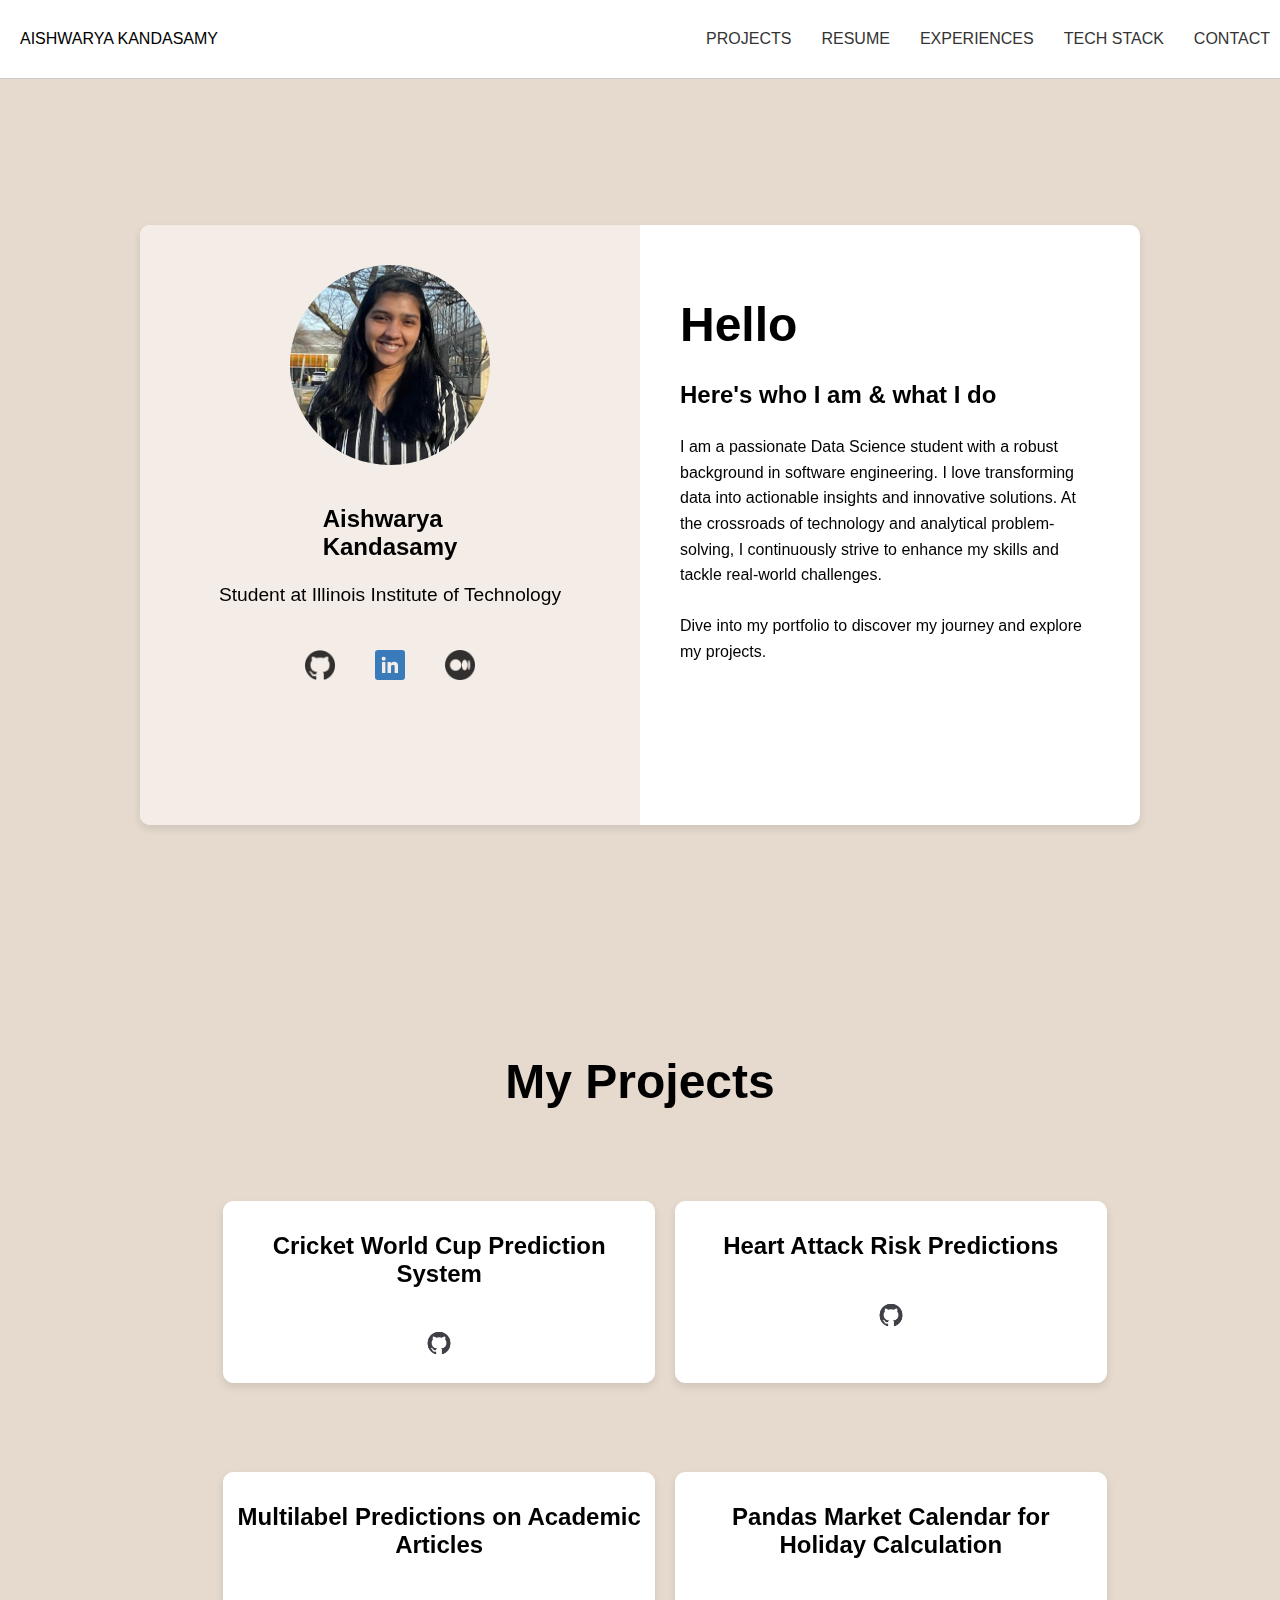
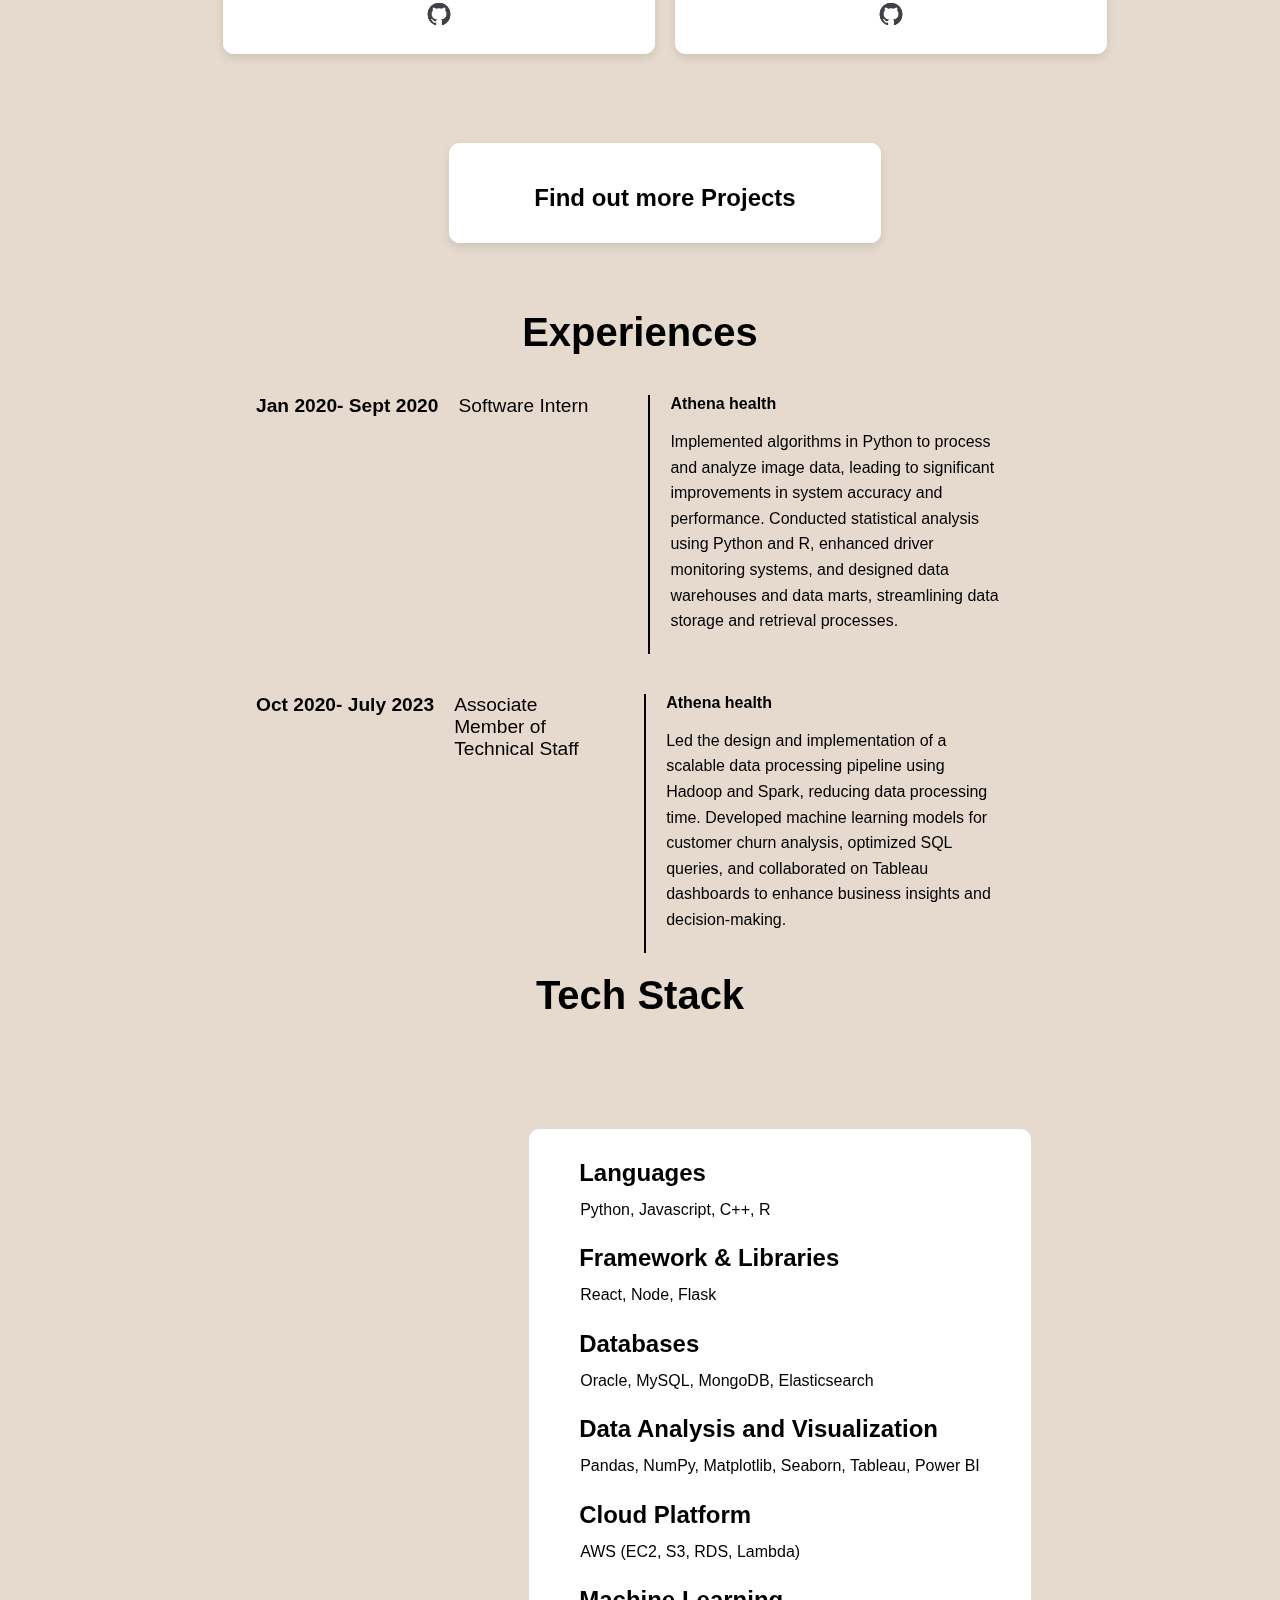
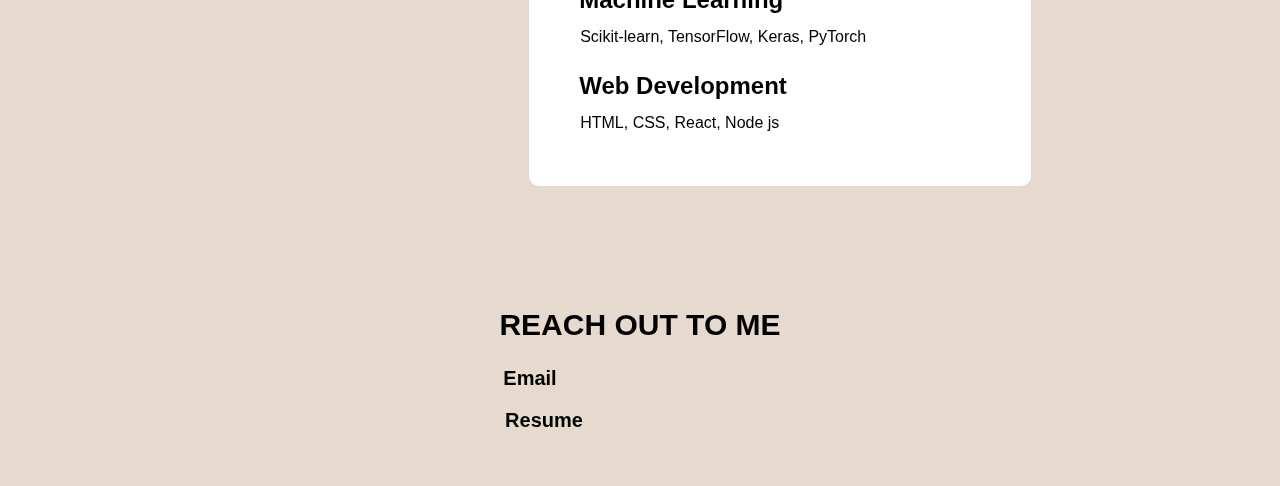
<file: index.html>
<!DOCTYPE html>
<html lang="en">
<head>
    <meta charset="UTF-8">
    <meta name="viewport" content="width=device-width, initial-scale=1.0">
    <title>Aishwarya Kandasamy</title>
    <link rel="stylesheet" href="styles.css">
    <script src="script.js" defer></script>

    <!-- Favicon -->
    <link rel="icon" href="images\favicon-32x32.png" type="image/x-icon">
    <link rel="shortcut icon" href="images\favicon-32x32.png" type="image/x-icon">
</head>
<body>
    <header class="header">
        <div>
            <span>AISHWARYA KANDASAMY</span>
        </div>
        <nav>
            <a href="#projects" id="projects-link">PROJECTS</a>
            <a href="resume/resume.pdf" download="Aishwarya_Kandasamy_Resume">RESUME</a>
            <a href="#experiences" class="experiences-link">EXPERIENCES</a>
            <a href="#technical-skills" class="technical-skill">TECH STACK</a>
            <a href="#contact" class="contact">CONTACT</a>
        </nav>
    </header>

    <div class="container" id="about">
        <div class="card">
            <div class="left-side">
                <div class="profile-picture">
                    <img src="images/profile_picture.jpg" alt="Aishwarya Kandasamy">
                </div>
                <h2 class="author-name">Aishwarya <br>Kandasamy</h2>
                <p class="role">Student at Illinois Institute of Technology</p>
                <div class="social-links">
                    <a href="https://github.com/AishuKS" target="_blank"><img src="images/github_logo.png" alt="GitHub" class="github-icon"></a>
                    <a href="https://www.linkedin.com/in/aishwaryakandasamy/" target="_blank"><img src="images/linkedin.png" alt="LinkedIn" class="github-icon"></a>
                    <a href="https://medium.com/me/stories/public" target="_blank"><img src="images/medium_logo.jpg" alt="Medium" class="github-icon"></a>
                </div>
            </div>
            <div class="right-side">
                <h1>Hello</h1>
                <p class="intro-text">Here's who I am & what I do</p>
                <p id="paragraph1" class="intro-para">
                    I am a passionate Data Science student with a robust background in software engineering. 
                    I love transforming data into actionable insights and innovative solutions. At the crossroads of technology 
                    and analytical problem-solving, I continuously strive to enhance my skills and tackle real-world challenges.
                    <br><br>
                    Dive into my portfolio to discover my journey and explore my projects.
                </p>
            </div>
        </div>
    </div>

    <!-- Placeholder divs for dynamic content -->
    <div id="projects-container"></div>
    <div id="experiences-container"></div>
    <div id="technical-skills-container"></div>
    <div id="contact-container"></div>
</body>
</html>
</file>
<file: styles.css>
body {
    font-family: Arial, sans-serif;
    margin: 0;
    padding: 70px 0 0 0; /* Add top padding to prevent content from being hidden behind the fixed header */
    background-color: #e6dace;
}

.header {
    display: flex;
    justify-content: space-between;
    align-items: center;
    padding: 20px;
    background-color: #fff;
    border-bottom: 1px solid #ccc;
    position: fixed; /* Fix the header at the top */
    width: 100%; /* Ensure the header spans the entire width */
    top: 0;
    z-index: 1000; /* Ensure the header is above other content */
}

.header a {
    text-decoration: none;
    color: #333;
}

.container {
    display: flex;
    justify-content: center;
    align-items: center;
    min-height: 100vh;
}

.card {
    display: flex;
    background-color: #fff;
    border-radius: 10px;
    box-shadow: 0 4px 8px rgba(0,0,0,0.1);
    overflow: hidden;
    width: 80%;
    max-width: 1000px;
    margin-bottom: -10px;
}

.left-side {
    width: 50%;
    padding: 40px;
    display: flex;
    flex-direction: column;
    align-items: center;
    background-color: #f4ece6;
}

nav {
    display: flex;
    gap: 20px; /* Creates space between the links */
}

nav a {
    text-decoration: none;
    color: #333;
    padding: 10px 5px;
    border-radius: 5px;
    transition: background-color 0.3s, color 0.3s;
}

nav a:hover {
    background-color: #d3d3d3; /* Light grey color on hover */
    color: #333; /* Maintain text color on hover */
}

nav a.active {
    background-color: #0056b3;
    color: #fff;
}

.contact {
    padding-right: 30px;
}

.profile-picture {
    width: 200px; 
    height: 200px; 
    border-radius: 50%;
    overflow: hidden;
    margin-bottom: 20px;
    display: flex;
    justify-content: center;
    align-items: center;
    background-color: #ddd; /* Optional: Add a background color */
}

.profile-picture img {
    width: 120%;
    height: 500%;
    object-fit: cover;
    object-position: 47% 70%;/* Center the image */
    border-radius: 50%; /* Ensure the image respects the circular border */
}

.role {
    color: #777;
    margin-bottom: 10px;
}

.social-links {
    display: flex;
    justify-content: center;
    align-items: center;
    position: relative;
    top: -90px;
}

.social-links a {
    display: inline-block;
    margin: 0 10px;
    text-decoration: none;
    color: #333;
    font-size: 1.2rem;
}

.right-side {
    width: 50%;
    padding: 40px;
}

h1 {
    font-size: 3rem;
    font-weight: bold;
    margin-bottom: 20px;
}

.intro-text {
    font-size: 24px; 
    font-weight: bold; 
}

.buttons {
    display: flex; /* Enable flexbox layout */
    justify-content: flex-start; /* Align items to the start (left) */
    margin-bottom: 20px;
    padding-right: 30px;
}

.button {
    background-color: #007bff;
    color: #fff;
    padding: 15px 30px;
    border: none;
    border-radius: 25px;
    font-size: 1rem;
    cursor: pointer;
    margin: 0 10px;
    text-decoration: none;
    text-align: center;
    display: inline-block; /* Add this line */
    margin-right: 5px;
}

.button:hover {
    background-color: #0062cc;
}

p {
    line-height: 1.6;
    margin-bottom: 20px;
}

/* Media query for mobile devices */
@media (max-width: 768px) {
    .header {
        flex-direction: column;
        align-items: flex-start;
    }

    nav {
        flex-direction: column;
        gap: 10px;
    }

    .projects-container {
        padding: 10px;
    }
}

/* PROJECTS */
.project-card-container {
    display: flex;
    flex-wrap: wrap;
    justify-content: center;
    padding-top: 20px;
}

.project-row {
    display: flex;
    flex-wrap: wrap;
    justify-content: center;
    width: 80%; /* Set a width to control the number of projects per row */
    margin-bottom: 1px; /* Add margin between project rows */
    padding-left: 50px;
    padding-bottom: 5px;
}

.project-card {
    width: 40%;
    margin: 10px;
    padding: 10px;
    border: 1px solid #ffffff;
    background-color: #ffffff;
    border-radius: 10px;
    box-shadow: 0 4px 8px rgba(0, 0, 0, 0.1);
    display: flex; /* Add display: flex */
    flex-direction: column; /* Set the direction to column */
    align-items: center; /* Center the items */
}

.project-card a {
    display: block;
    text-align: center;
    margin-top: 10px;
}

.project-card h2 {
    text-align: center; /* Add this to center the project names */
}

.github-icon {
    width: 30px; 
    height: 30px;
    margin: 10px; /* Add some margin around the icon */
    background-color: transparent; /* Ensure the icon background is transparent */
    mix-blend-mode: multiply; /* Use multiply to blend the image with the background */
    opacity: 0.8; /* Adjust the opacity if needed */
    border-radius: 10%;
}

#github-link:link,
#github-link:visited {
    color: black; /* Text color */
    text-decoration: none; /* Removes underline */
}

/* Style for hover effect */
#github-link:hover {
    /* text-decoration: underline; Adds underline on hover */
    color: black; /* Changes text color on hover */
}

/* Style for active (clicked) state */
#github-link:active {
    text-decoration: none; /* Ensures no underline on active */
    color: black; /* Ensures text color doesn't change on active */
}


/*EXPERIENCE*/
.exp-container {
    width: 60%;
    margin: 0 auto;
    padding: 20px;
}

.exp-header {
    text-align: center;
    font-size: 2.5em;
    font-weight: bold;
    margin-bottom: 40px;
    color: black;
}

.experience {
    display: flex;
    flex-direction: column;
    gap: 40px;
}

.experience-item {
    display: flex;
    align-items: flex-start;
}

.date {
    text-align: right;
    font-weight: bold;
    font-size: 1.2em;
    color: black;
}

.role {
    text-align: left;
    font-size: 1.2em;
    color: black;
    margin: 0 20px;
    flex: 0 0 150px;
}
.content {
    flex: 1;
    border-left: 2px solid black;
    padding-left: 20px;
    margin: 0 20px;
}
.company-name {
    font-weight: bold;
    margin-bottom: 10px;
    color: black;
}
.paragraph {
    color: black;
    font-size: 1em;
}


#TECHNICAL_SKILLS

.containers {
    display: flex;
    flex-direction: column;
    align-items: center;
    padding: 50px;
}

.skills-section {
    width: 80%;
    max-width: 1000px;
    /* background-color: #f4f4f4; */
    border-radius: 10px;
    padding-left: 280px;
}

.technical-h1 {
    font-size: 2.5rem;
    margin-bottom: -30px;
    text-align: center;
}

.skills-card {
    display: flex;
    flex-direction: column;
    gap: 1px; /* Adjusted gap to reduce space between divs */
    background-color: #fff;
    border-radius: 10px;
    padding: 50px;
    padding-top: 10px;
    margin-top: 40px;
    /* box-shadow: 0 2px 4px rgba(0, 0, 0, 0.1); */
}

.skills-category h2 {
    font-size: 1.5rem;
    margin-bottom: 10px;
}

.skills-category p {
    font-size: 1rem;
    margin: 1px;
}

.section-header {
    padding-top: 100px; /* Adjust this value based on the height of your header */
    margin-top: -100px; /* This will adjust the scroll position to compensate for the padding */
}

#CONTACT

.contact-center {
    display: flex;
    justify-content: center;
    flex-direction: column;
    align-items: center;
    height: 100vh;
    margin: 0;
    font-family: Arial, sans-serif;
}

.center-content {
    text-align: center;
    margin-bottom: 50px;
}

.center-content h1 {
    font-size: 30px;
    margin-bottom: 20px;
}

.center-content p {
    margin: 10px 0;
}

.center-content a {
    text-decoration: none;
    color: black;
    font-weight: bold;
}

.contact-email{
    padding-right: 220px;
}

.contact-resume{
    padding-right: 192px;
}

.contact-links{
    font-size: 20px;
}

@media (max-width: 620px) {
    
    /* changes made */
    .container {
        display: flex;
        justify-content: center;
        align-items: center;
        min-height: 100vh;
        padding: 20px; /* Add padding to the container */
        box-sizing: border-box;
        padding-top: 245px;
        margin-left: 40px;
    }
    
    .card {
        display: flex;
        background-color: #fff;
        border-radius: 10px;
        box-shadow: 0 4px 8px rgba(0,0,0,0.1);
        overflow: hidden;
        width: 80%;
        max-width: 1000px;
        /* margin: 20px 0; */
        flex-direction: row;
        margin-right: 45px;
    }
    
    .left-side, .right-side {
        width: 50%;
        padding: 40px;
    }
    
    .left-side {
        display: flex;
        flex-direction: column;
        align-items: center;
        background-color: #f4ece6;
        padding: 500px;
    }
    
    /* changes made */
    .profile-picture {
        width: 200px;
        height: 200px;
        border-radius: 50%;
        overflow: hidden;
        margin-bottom: 20px;
        display: flex;
        justify-content: center;
        align-items: center;
        background-color: #ddd;
        margin-right: 35px;
    }
    
    .profile-picture img {
        width: 120%;
        height: 500%;
        object-fit: cover;
        object-position: 47% 70%;
        border-radius: 50%;
    }
    
    /* changes made */
    .author-name{
        padding-right: 40px;
    }

    /* changes made */
    .role {
        color: #777;
        margin-bottom: 20px;
        padding-right: 10px;
    }
    
    /* changes made */
    .social-links {
        display: flex;
        justify-content: center;
        align-items: center;
        position: relative;
        top: -90px;
        margin-right: 30px;
        margin-top: 40px;
    }
    
    .social-links a {
        display: inline-block;
        margin: 0 10px;
        text-decoration: none;
        color: #333;
        font-size: 1.2rem;
    }
    
    .right-side {
        /* padding: 40px; */
        margin-left: -10px;
    }
    
    h1 {
        font-size: 3rem;
        font-weight: bold;
        margin-bottom: 20px;
    }
    
    .intro-text {
        font-size: 24px;
        font-weight: bold;
    }
    
    .buttons {
        display: flex;
        justify-content: flex-start;
        margin-bottom: 20px;
        padding-right: 30px;
    }
    
    .button {
        background-color: #007bff;
        color: #fff;
        padding: 15px 30px;
        border: none;
        border-radius: 25px;
        font-size: 1rem;
        cursor: pointer;
        margin: 0 10px;
        text-decoration: none;
        text-align: center;
        display: inline-block;
        margin-right: 5px;
    }
    
    .button:hover {
        background-color: #0062cc;
    }
    
    p {
        line-height: 1.6;
        margin-bottom: 20px;
    }
    
    /* changes made */
    .intro-para{
        padding-right: 30px;
    }

    .card {
        flex-direction: column;
    }

    .left-side, .right-side {
        width: 100%;
        padding: 20px;
    }

    .projects-container {
        padding: 10px;
    }

    span{
        font-size: 20px;
        font-weight: bold;
    }

    nav {
        flex-direction: column;
        gap: 10px;
        margin-top: 10px;
    }
    
    /* changes made */
    .projects-header{
        margin-right: 20px;
    }

    .project-card-container {
        display: flex;
        flex-wrap: wrap;
        justify-content: center;
        padding-top: 20px;
    }
    
    /* changes made */
    .project-row {
        display: flex;
        flex-wrap: wrap;
        justify-content: center;
        width: 80%;
        margin-bottom: 1px;
        padding-right: 50px;
        padding-bottom: 5px;
    }
    
    /* changes made */
    .project-card {
        width: 40%;
        margin-right: 40px;
        padding-left: 40px;
        padding-right: 40px;
        border: 1px solid #ffffff;
        background-color: #ffffff;
        border-radius: 10px;
        box-shadow: 0 4px 8px rgba(0, 0, 0, 0.1);
        display: flex;
        flex-direction: column;
        align-items: center;

    }

    /* changes made */
    .exp-container {
        width: 60%;
        margin: 0 auto;
        padding-left: 70px;

    }
    
    /* change made */
    .exp-header {
        text-align: center;
        font-size: 2.5em;
        font-weight: bold;
        margin-bottom: 40px;
        color: black;
        margin-right: 70px;
    }
    
    .experience {
        display: flex;
        flex-direction: column;
        gap: 40px;
    }
    
    .experience-item {
        display: flex;
        align-items: flex-start;
        flex-wrap: wrap;
    }
    
    /* changes made */
    .date {
        text-align: right;
        font-weight: bold;
        font-size: 1.2em;
        color: black;
        flex: 0 0 100px; /* Add flex property */
        padding-right: 80px;
    }
    
    /* changes made */
    .role {
        text-align: left;
        font-size: 1.2em;
        color: black;
        /* margin: 0 20px; */
        flex: 0 0 150px;
        margin-top: 20px;
        margin-left: 14px;

    }
    
    /* changes made */
    .content {
        flex: 1;
        padding-right: 30px;
        margin-left: 15px;
        margin-right: 50px;
        /* margin: 0 20px; */
    }
    
    /* changes made */
    .skills-section {
        width: 80%;
        max-width: 1000px;
        border-radius: 10px;
        padding-left: 280px;
        margin-top: 1px;
    }
    
    /* changes made */
    .technical-h1 {
        font-size: 2.5rem;
        margin-bottom: -250px;
        text-align: center;
        margin-right: 10px;
    }
    
    /* changes made */
    .skills-card {
        display: flex;
        flex-direction: column;
        gap: 1px;
        background-color: #fff;
        border-radius: 10px;
        /* padding: 50px; */
        padding-top: 10px;
        margin-right: 250px;
    }
    
    /* changes made */
    .center-content {
        text-align: center;
        margin-bottom: 50px;
        margin-left: 15px;
    }
}

@media (max-width: 480px) {
    .intro-text {
        font-size: 24px; 
        font-weight: bold; 
        padding-left: 4px;
    }
}

@media (min-width: 621px) and (max-width: 769px) {
    
    span{
        font-size: 20px;
        font-weight: bold;
    }

    .card {
        display: flex;
        background-color: #fff;
        border-radius: 10px;
        box-shadow: 0 4px 8px rgba(0,0,0,0.1);
        overflow: hidden;
        width: 80%;
        max-width: 1000px;
        margin-bottom: -10px;
        margin-top: 200px;
        margin-left: 140px;
    }

    .role {
        color: #0b0b0b;
        margin-bottom: 10px;
        padding-left: 10px;
    }

    .social-links {
        display: flex;
        justify-content: center;
        align-items: center;
        position: relative;
        margin-top: 60px;
    }

    .projects-header{
        margin-left: 180px;
    }

    .project-row {
        display: flex;
        flex-wrap: wrap;
        justify-content: center;
        width: 80%; /* Set a width to control the number of projects per row */
        margin-bottom: 1px; /* Add margin between project rows */
        padding-left: 150px;
        padding-bottom: 5px;
    }

    .exp-container {
        width: 60%;
        margin: 0 auto;
        padding: 20px;
        margin-right: 45px;
    }
    
    .exp-header {
        text-align: center;
        font-size: 2.5em;
        font-weight: bold;
        margin-bottom: 40px;
        color: black;
    }
    
    .experience {
        display: flex;
        flex-direction: column;
        gap: 40px;
    }
    
    .experience-item {
        display: flex;
        flex-wrap: wrap; /* Allow wrapping */
        align-items: flex-start;
    }
    
    .date {
        text-align: right;
        font-weight: bold;
        font-size: 1.2em;
        color: black;
        flex: 1 1 150px; /* Allow date to grow and shrink */
        min-width: 150px; /* Set a minimum width */
    }
    
    .role {
        text-align: left;
        font-size: 1.2em;
        color: black;
        margin-bottom: 5px;
        flex: 1 1 150px; /* Allow role to grow and shrink */
        min-width: 150px; /* Set a minimum width */
    }
    
    .content {
        flex: 2 1 300px; /* Allow content to grow and shrink, taking more space */
        border-left: 2px solid black;
        padding-left: 20px;
        margin-left: 10px;
        margin-top: 15px;
    }
    
    .company-name {
        font-weight: bold;
        margin-bottom: 10px;
        color: black;
    }
    
    .paragraph {
        color: black;
        font-size: 1em;
    }
    
    .technical-h1 {
        font-size: 2.5rem;
        margin-bottom: -30px;
        text-align: center;
        margin-left: 120px;
        margin-top: -20px;
        margin-bottom: -150px;
    }

    .skills-card {
        display: flex;
        flex-direction: column;
        gap: 1px; /* Adjusted gap to reduce space between divs */
        background-color: #fff;
        border-radius: 10px;
        padding-top: 10px;
        margin-right: 20px;
        margin-left: -230px;
        /* box-shadow: 0 2px 4px rgba(0, 0, 0, 0.1); */
    }

    .center-content {
        text-align: center;
        margin-bottom: 50px;
        margin-top: -120px;
        margin-right: 20px;
        margin-left: 150px;
    }
}


@media (min-width: 769px) and (max-width: 1252px) {

    .container {
        display: flex;
        justify-content: center;
        align-items: center;
        min-height: 100vh;
    }

    .card {
        display: flex;
        background-color: #fff;
        border-radius: 10px;
        box-shadow: 0 4px 8px rgba(0,0,0,0.1);
        overflow: hidden;
        width: 80%;
        max-width: 1000px;
        margin-top: -140px;
        margin-left: 10px;
    }

    .social-links {
        display: flex;
        justify-content: center;
        align-items: center;
        position: relative;
        top: -90px;
        margin-top: 50px;
    }

    .projects-header{
        margin-left: 60px;
        margin-top: -450px;
    }

    .project-row {
        display: flex;
        flex-wrap: wrap;
        justify-content: center;
        width: 80%; /* Set a width to control the number of projects per row */
        margin-bottom: 1px; /* Add margin between project rows */
        padding-left: 20px;
        padding-bottom: 5px;
        margin-top: -650px;
    }

    .exp-container {
        width: 60%;
        margin-right: 165px;
        margin-top: -150px;
    }
    
    .exp-header {
        text-align: center;
        font-size: 2.5em;
        font-weight: bold;
        margin-bottom: 40px;
        color: black;
        margin-top: -210px;
        margin-right: 60px;
    }
    
    .experience {
        display: flex;
        flex-direction: column;
        gap: 40px;
    }
    
    .experience-item {
        display: flex;
        flex-wrap: wrap; /* Allow wrapping */
        align-items: flex-start;
    }
    
    .date {
        text-align: right;
        font-weight: bold;
        font-size: 1.2em;
        color: black;
        flex: 1 1 150px; /* Allow date to grow and shrink */
        min-width: 150px; /* Set a minimum width */
        margin-right: 60px;
    }
    
    .role {
        text-align: left;
        font-size: 1.2em;
        color: black;
        margin-top: -1px;
        flex: 1 1 150px; /* Allow role to grow and shrink */
        min-width: 150px; /* Set a minimum width */
    }
    
    .content {
        flex: 2 1 300px; /* Allow content to grow and shrink, taking more space */
        border-left: 2px solid black;
        padding-left: 20px;
        margin-left: 10px;
        margin-top: 15px;
    }
    
    .company-name {
        font-weight: bold;
        margin-bottom: 10px;
        color: black;
    }
    
    .paragraph {
        color: black;
        font-size: 1em;
    }

    .technical-h1 {
        font-size: 2.5rem;
        text-align: center;
        margin-right: 1px;
        margin-top: -40px;
    }

    .skills-section {
        width: 80%;
        max-width: 1000px;
        border-radius: 10px;
        padding-left: 90px;
        margin-top: -130px;
        padding-top: -600px;
    }

    .center-content {
        text-align: center;
        margin-bottom: 50px;
        margin-top: -100px;
    }

    .skills-card {
        display: flex;
        flex-direction: column;
        gap: 1px; /* Adjusted gap to reduce space between divs */
        background-color: #fff;
        border-radius: 10px;
        padding-top: 10px;
        margin-top: 40px;
        margin-left: 80px;
        /* box-shadow: 0 2px 4px rgba(0, 0, 0, 0.1); */
    }
    
}
</file>
